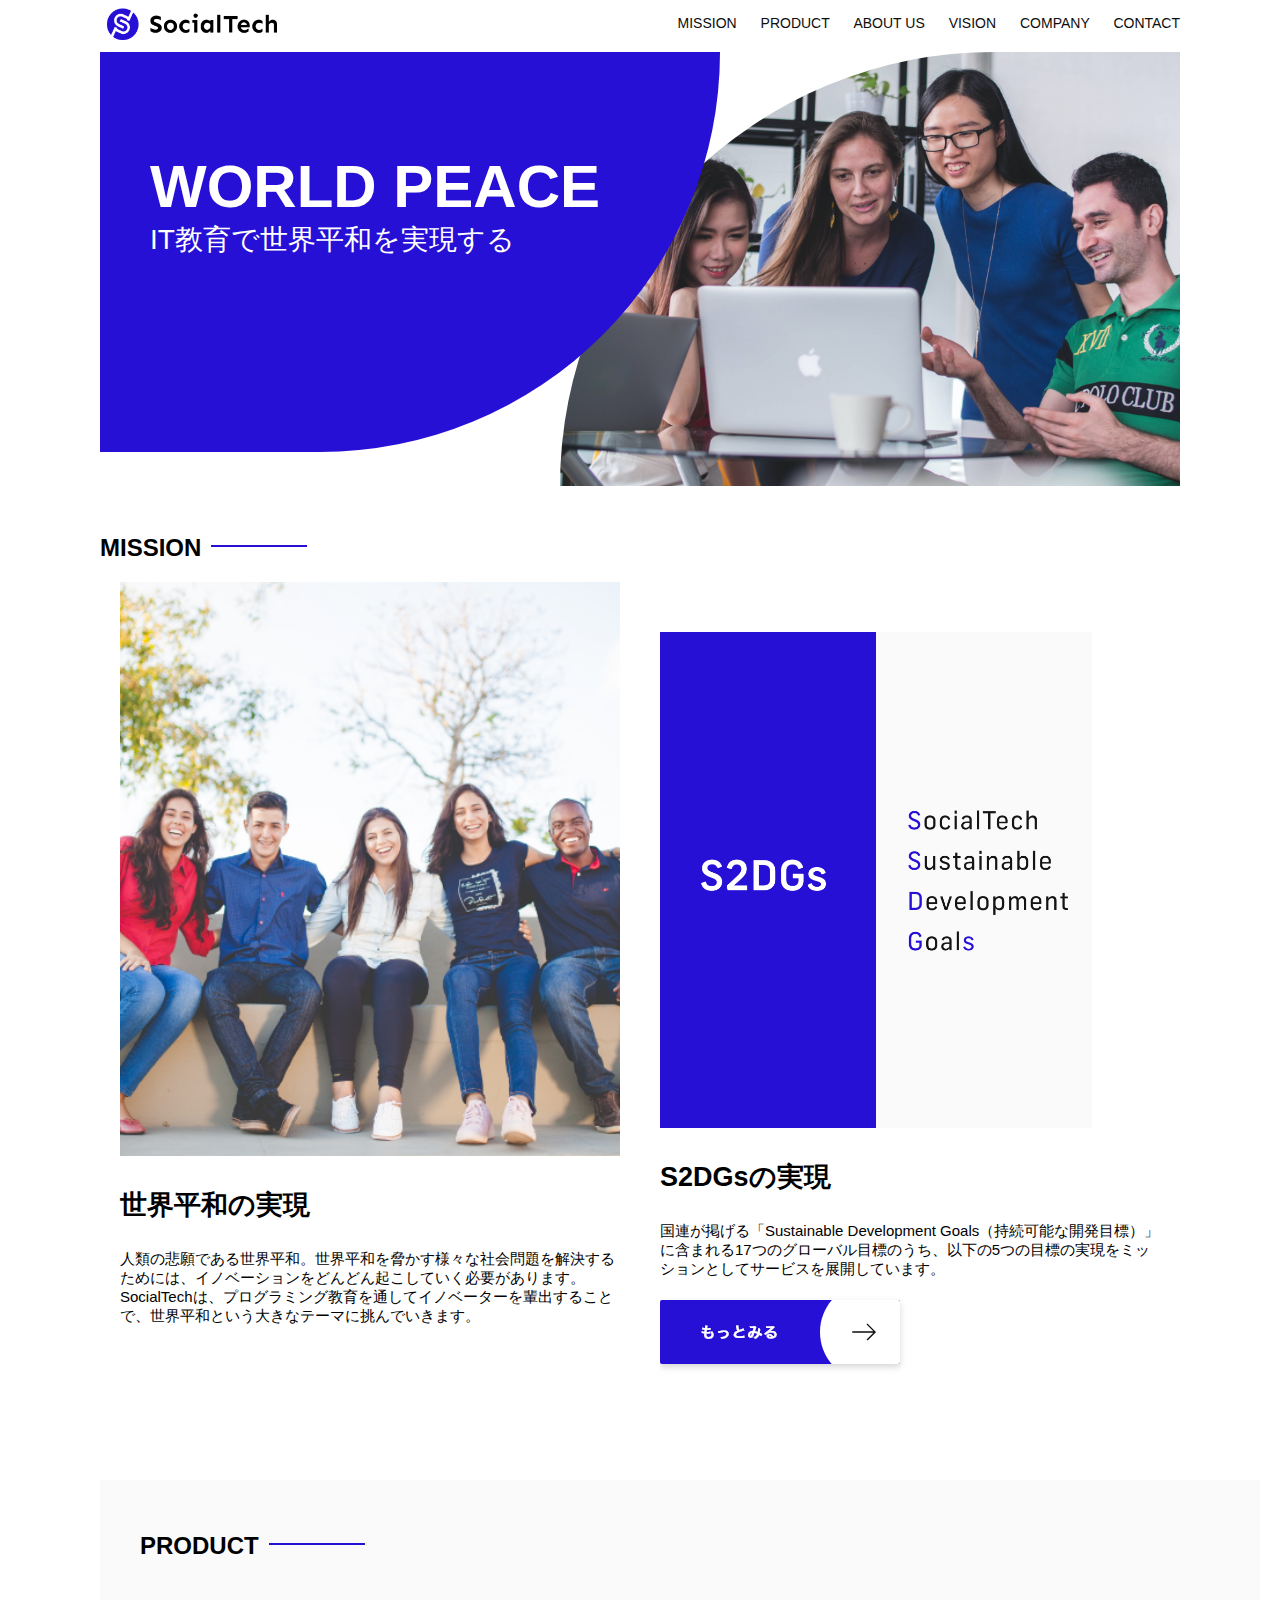
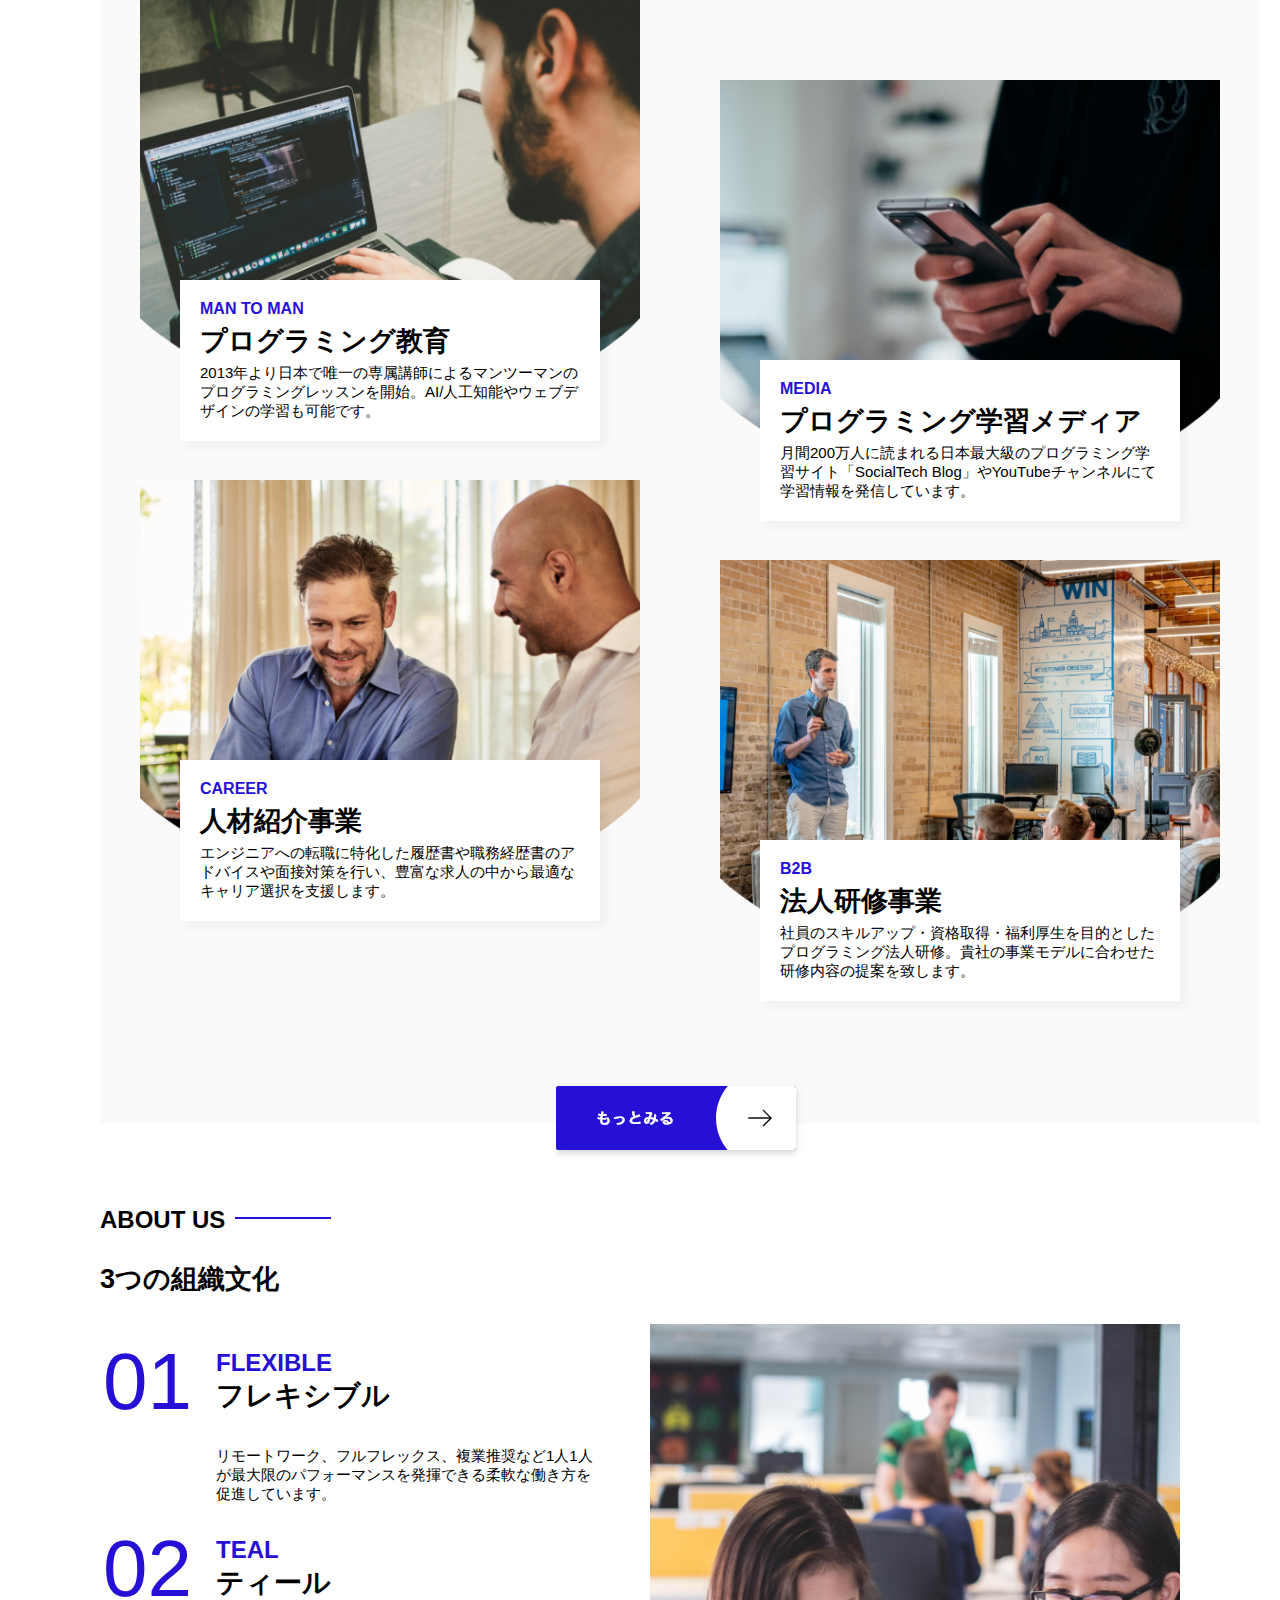
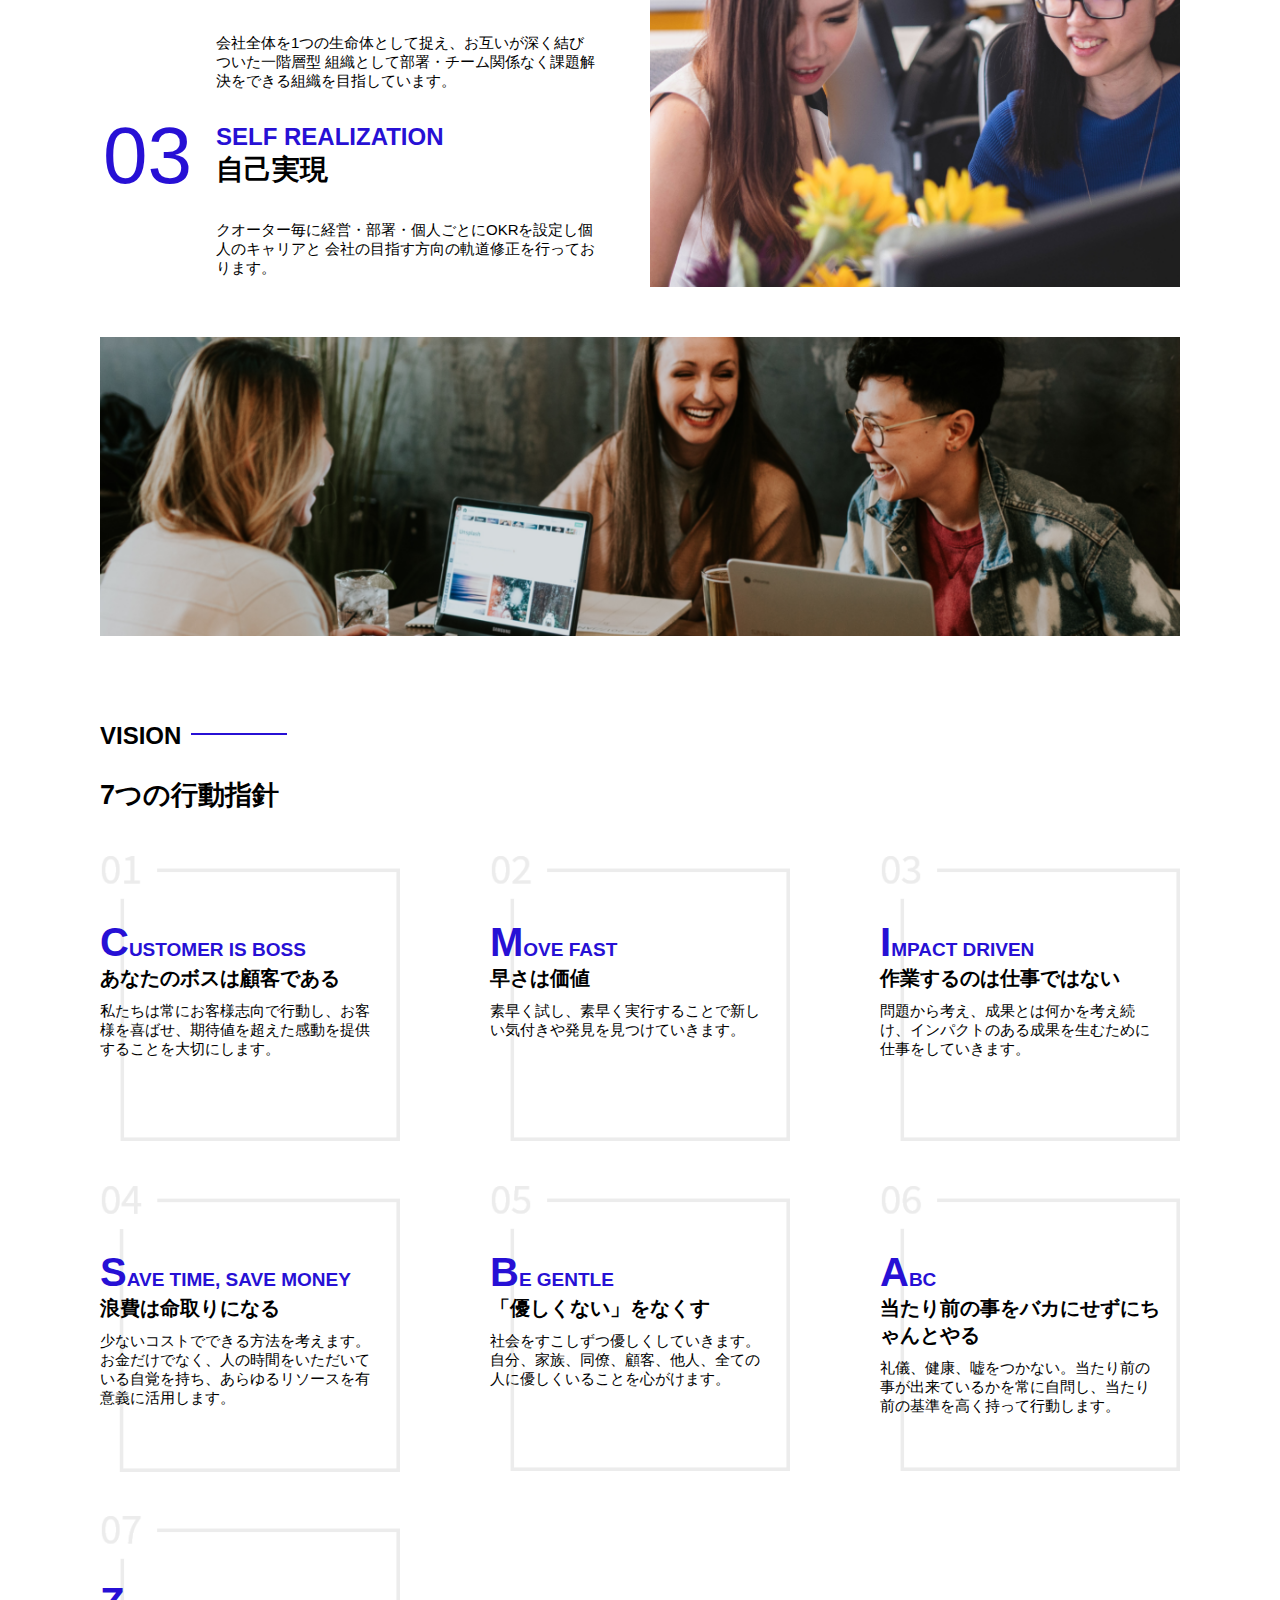
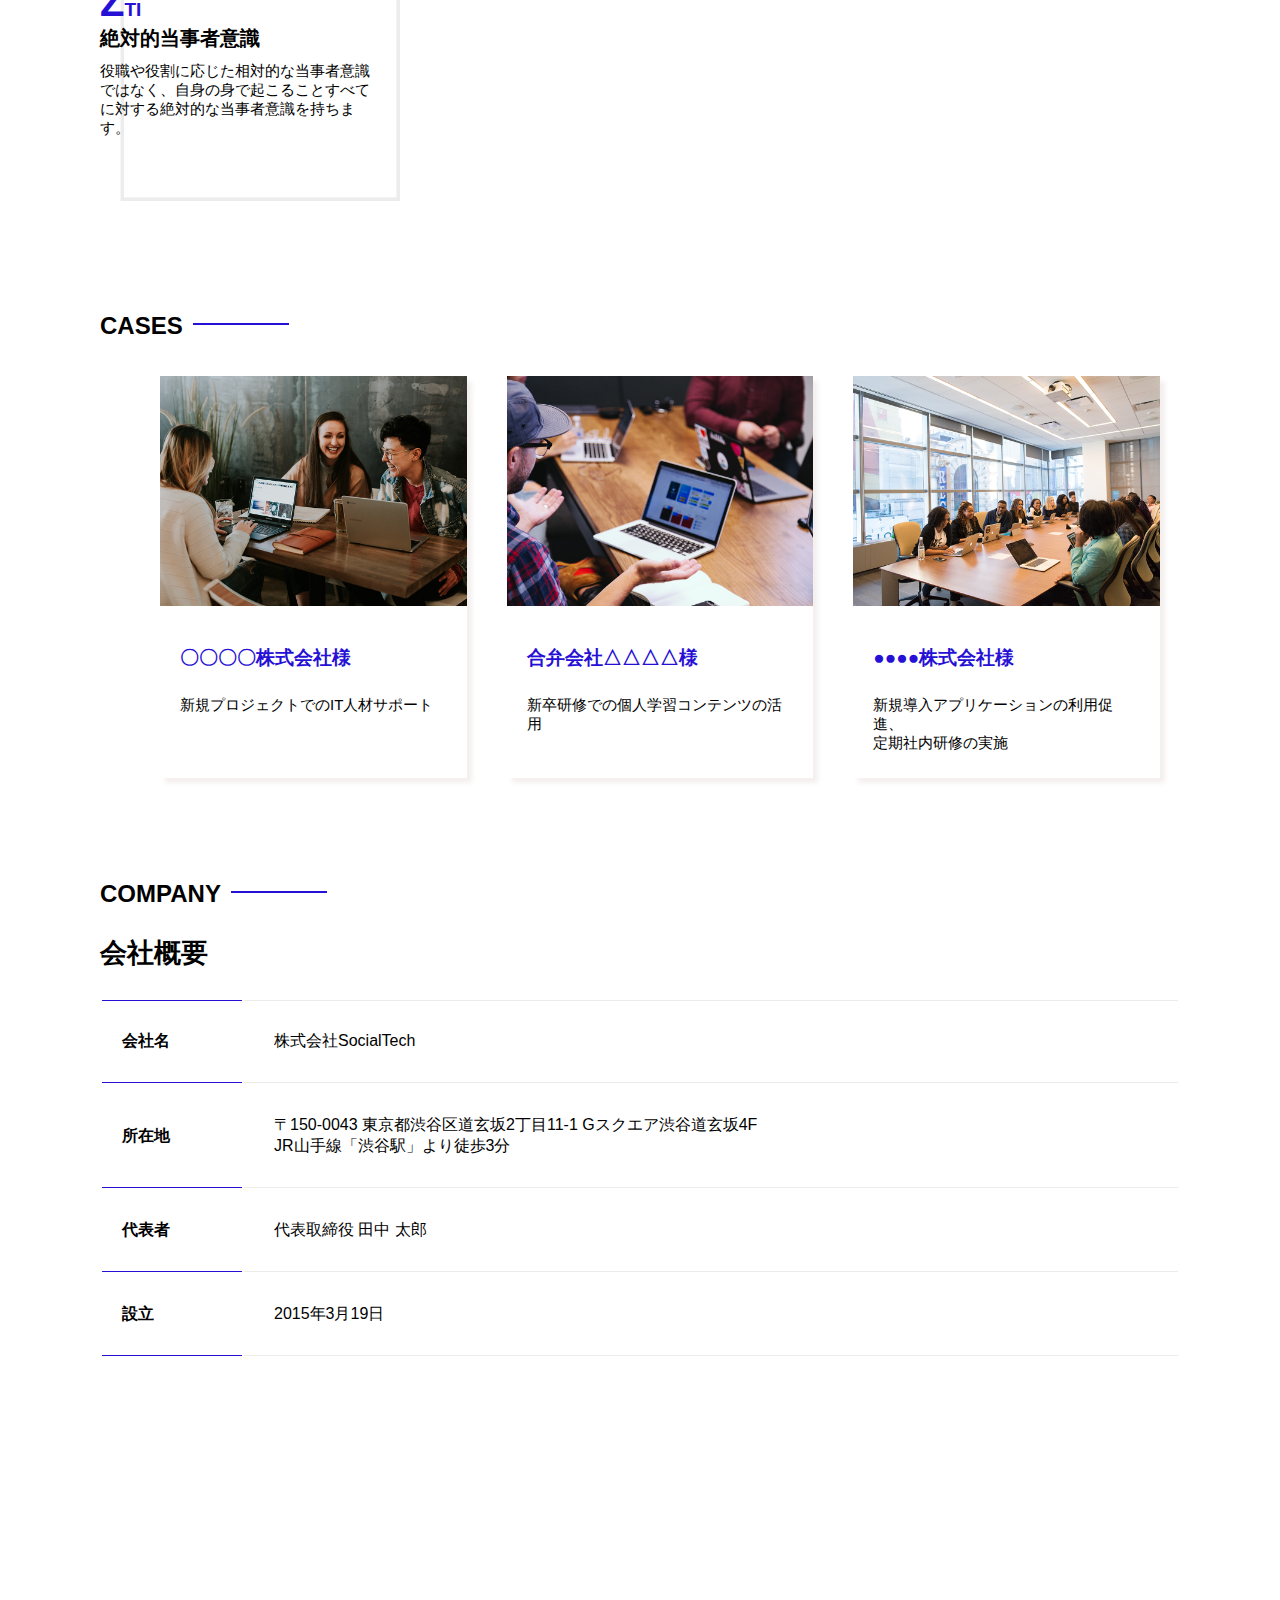
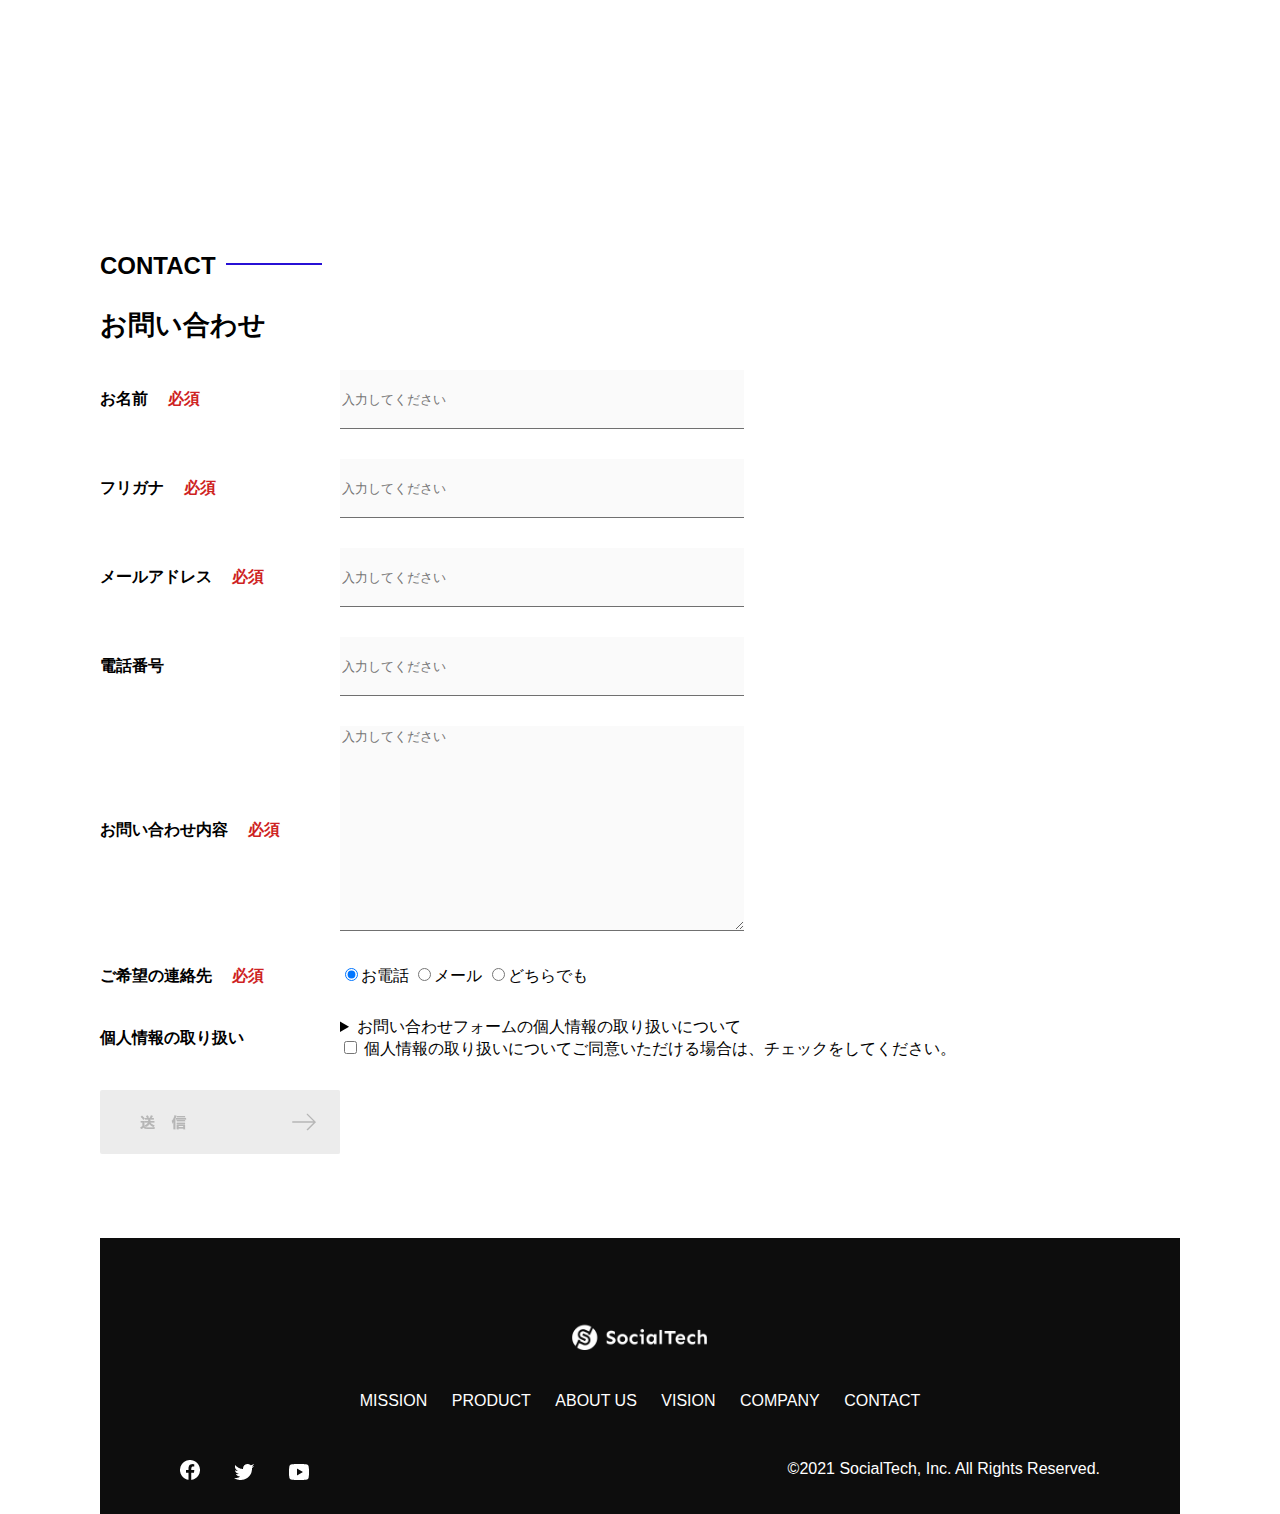
<file: kadai_012/index.html>
<!DOCTYPE html>
<html>
  <head>
    <title>SocialTech</title>
    <meta charset="UTF-8" />
    <meta
      name="description"
      content="SocialTechはEdTech業界のリーディングカンパニーを目指します。"
    />
    <meta name="viewport" content="width=device-width, initial-scale=1.0" />
    <link rel="stylesheet" href="style.css" />
  </head>
  <body>
    <!-- ヘッダー -->
    <header>
      <!-- ロゴ -->
      <a href="index.html" id="logo"
        ><img src="images/logo.png" alt="トップページに戻る"
      /></a>

      <!-- PC用ナビゲーション -->
      <nav id="nav-pc">
        <a href="mission.html">MISSION</a>
        <a href="product.html">PRODUCT</a>
        <a href="index.html#aboutus">ABOUT US</a>
        <a href="index.html#vision">VISION</a>
        <a href="index.html#company">COMPANY</a>
        <a href="index.html#contact">CONTACT</a>
      </nav>
    </header>
    <main>
      <article>
        <!-- メインビジュアル -->
        <section id="main-visual">
          <div id="main-message">
            <h1>WORLD PEACE</h1>
            <p>IT教育で世界平和を実現する</p>
          </div>
          <img
            src="images/index/index-main.png"
            alt="PCの周りに集まる多国籍の仲間たち"
          />
        </section>
        <!--ミッション-->
        <section id="mission">
          <h2 class="index-h2">MISSION</h2>
          <div id="mission-flex">
            <div>
              <img
                id="mission-photo"
                src="images/index/index-mission.png"
                alt="屋外のベンチで写真を撮影する多国籍の仲間たち"
              />
              <h3>世界平和の実現</h3>
              <p>
                人類の悲願である世界平和。世界平和を脅かす様々な社会問題を解決するためには、イノベーションをどんどん起こしていく必要があります。SocialTechは、プログラミング教育を通してイノベーターを輩出することで、世界平和という大きなテーマに挑んでいきます。
              </p>
            </div>
            <div>
              <img id="s2dgs" src="images/index/s2dgs.png" alt="S2DGs" />
              <h3>S2DGsの実現</h3>
              <p>
                国連が掲げる「Sustainable Development
                Goals（持続可能な開発目標）」に含まれる17つのグローバル目標のうち、以下の5つの目標の実現をミッションとしてサービスを展開しています。
              </p>
              <a href="mission.html">
                <img src="images/button-more.png" alt="もっとみる" />
              </a>
            </div>
          </div>
        </section>
        <!-- プロダクト -->
        <section id="product">
          <h2 class="index-h2">PRODUCT</h2>
          <div>
            <div id="product-left">
              <div>
                <img
                  class="product-photo"
                  src="images/index/index-mantoman.png"
                  alt="PCでコードを書く男性"
                />
                <div class="product-explain">
                  <span>MAN TO MAN</span>
                  <h3>プログラミング教育</h3>
                  <p>
                    2013年より日本で唯一の専属講師によるマンツーマンのプログラミングレッスンを開始。AI/人工知能やウェブデザインの学習も可能です。
                  </p>
                </div>
              </div>
              <div>
                <img
                  class="product-photo"
                  src="images/index/index-career.png"
                  alt="笑顔で話し合う2人の男性"
                />
                <div class="product-explain">
                  <span>CAREER</span>
                  <h3>人材紹介事業</h3>
                  <p>
                    エンジニアへの転職に特化した履歴書や職務経歴書のアドバイスや面接対策を行い、豊富な求人の中から最適なキャリア選択を支援します。
                  </p>
                </div>
              </div>
            </div>
            <div id="product-right">
              <div>
                <img
                  class="product-photo"
                  src="images/index/index-media.png"
                  alt="スマートフォンを操作する人"
                />
                <div class="product-explain">
                  <span>MEDIA</span>
                  <h3>プログラミング学習メディア</h3>
                  <p>
                    月間200万人に読まれる日本最大級のプログラミング学習サイト「SocialTech
                    Blog」やYouTubeチャンネルにて学習情報を発信しています。
                  </p>
                </div>
              </div>
              <div>
                <img
                  class="product-photo"
                  src="images/index/index-b2b.png"
                  alt="講演中の男性とそれを聴く人々"
                />
                <div class="product-explain">
                  <span>B2B</span>
                  <h3>法人研修事業</h3>
                  <p>
                    社員のスキルアップ・資格取得・福利厚生を目的としたプログラミング法人研修。貴社の事業モデルに合わせた研修内容の提案を致します。
                  </p>
                </div>
              </div>
            </div>
          </div>
          <div>
            <a id="product-more" href="product.html">
              <img src="images/button-more.png" alt="もっとみる" />
            </a>
          </div>
        </section>
        <!---ABOUT US-->
        <section id="aboutus">
          <h2 class="index-h2">ABOUT US</h2>
          <h3>3つの組織文化</h3>
          <div>
            <table class="culture-table">
              <tr>
                <td>
                  <span class="culture-num">01</span>
                </td>
                <td>
                  <span class="culture-en">FLEXIBLE</span>
                  <span class="culture-jp">フレキシブル</span>
                </td>
              </tr>
              <tr>
                <td>
                  <!--空のセル-->
                </td>
                <td>
                  <p class="culture-description">
                    リモートワーク、フルフレックス、複業推奨など1人1人が最大限のパフォーマンスを発揮できる柔軟な働き方を促進しています。
                  </p>
                </td>
              </tr>
              <tr>
                <td>
                  <span class="culture-num">02</span>
                </td>
                <td>
                  <span class="culture-en">TEAL</span>
                  <span class="culture-jp">ティール</span>
                </td>
              </tr>
              <tr>
                <td>
                  <!--空のセル-->
                </td>
                <td>
                  <p class="culture-description">
                    会社全体を1つの生命体として捉え、お互いが深く結びついた一階層型
                    組織として部署・チーム関係なく課題解決をできる組織を目指しています。
                  </p>
                </td>
              </tr>
              <tr>
                <td>
                  <span class="culture-num">03</span>
                </td>
                <td>
                  <span class="culture-en">SELF REALIZATION</span>
                  <span class="culture-jp">自己実現</span>
                </td>
              </tr>
              <tr>
                <td>
                  <!--空のセル-->
                </td>
                <td>
                  <p class="culture-description">
                    クオーター毎に経営・部署・個人ごとにOKRを設定し個人のキャリアと
                    会社の目指す方向の軌道修正を行っております。
                  </p>
                </td>
              </tr>
            </table>
            <img
              class="culture-img"
              src="images/index/index-aboutus1.png"
              alt="笑顔で話し合う2人の女性"
            />
          </div>
          <img
            class="culture-img2"
            src="images/index/index-aboutus2.png"
            alt="笑顔で話し合う3人の男女"
          />
        </section>
        <!-- VISION -->
        <section id="vision">
          <h2 class="index-h2">VISION</h2>
          <h3>7つの行動指針</h3>
          <div>
            <div class="vision-box">
              <img src="images/index/vision-01.png" alt="01" />
              <span>
                <h4>CUSTOMER IS BOSS</h4>
                <h5>あなたのボスは顧客である</h5>
                <p>
                  私たちは常にお客様志向で行動し、お客様を喜ばせ、期待値を超えた感動を提供することを大切にします。
                </p>
              </span>
            </div>
            <div class="vision-box">
              <img src="images/index/vision-02.png" alt="02" />
              <span>
                <h4>MOVE FAST</h4>
                <h5>早さは価値</h5>
                <p>
                  素早く試し、素早く実行することで新しい気付きや発見を見つけていきます。
                </p>
              </span>
            </div>
            <div class="vision-box">
              <img src="images/index/vision-03.png" alt="03" />
              <span>
                <h4>IMPACT DRIVEN</h4>
                <h5>作業するのは仕事ではない</h5>
                <p>
                  問題から考え、成果とは何かを考え続け、インパクトのある成果を生むために仕事をしていきます。
                </p>
              </span>
            </div>
            <div class="vision-box">
              <img src="images/index/vision-04.png" alt="04" />
              <span>
                <h4>SAVE TIME, SAVE MONEY</h4>
                <h5>浪費は命取りになる</h5>
                <p>
                  少ないコストでできる方法を考えます。お金だけでなく、人の時間をいただいている自覚を持ち、あらゆるリソースを有意義に活用します。
                </p>
              </span>
            </div>
            <div class="vision-box">
              <img src="images/index/vision-05.png" alt="05" />
              <span>
                <h4>BE GENTLE</h4>
                <h5>「優しくない」をなくす</h5>
                <p>
                  社会をすこしずつ優しくしていきます。自分、家族、同僚、顧客、他人、全ての人に優しくいることを心がけます。
                </p>
              </span>
            </div>
            <div class="vision-box">
              <img src="images/index/vision-06.png" alt="06" />
              <span>
                <h4>ABC</h4>
                <h5>当たり前の事をバカにせずにちゃんとやる</h5>
                <p>
                  礼儀、健康、嘘をつかない。当たり前の事が出来ているかを常に自問し、当たり前の基準を高く持って行動します。
                </p>
              </span>
            </div>
            <div class="vision-box">
              <img src="images/index/vision-07.png" alt="07" />
              <span>
                <h4>ZTI</h4>
                <h5>絶対的当事者意識</h5>
                <p>
                  役職や役割に応じた相対的な当事者意識ではなく、自身の身で起こることすべてに対する絶対的な当事者意識を持ちます。
                </p>
              </span>
            </div>
          </div>
        </section>
        <!-- CASES -->
        <section id="cases">
          <h2 class="index-h2">CASES</h2>
          <ul>
            <li class="case-card">
              <img class="case-img" src="images/index/case-1.png" alt="仲良く語り合う3人">
              <div class="case-info">
                <h4 class="case-name">〇〇〇〇株式会社様</h4>
                <div class="case-content">
                  <p>新規プロジェクトでのIT人材サポート</p>
                </div>
              </div>
            </li>
            <li class="case-card">
              <img class="case-img" src="images/index/case-2.png" alt="PCでコンテンツを見る">
              <div class="case-info">
                <h4 class="case-name">合弁会社△△△△様</h4>
                <div class="case-content">
                  <p>新卒研修での個人学習コンテンツの活用</p>
                </div>
              </div>
            </li>
            <li class="case-card">
              <img class="case-img" src="images/index/case-3.png" alt="社内研修中の会議室">
              <div class="case-info">
                <h4 class="case-name">●●●●株式会社様</h4>
                <div class="case-content">
                  <p>新規導入アプリケーションの利用促進、<br>定期社内研修の実施</p>
                </div>
              </div>
            </li>
          </ul>
        </section>
        <!-- COMPANY -->
        <section id="company">
          <h2 class="index-h2">COMPANY</h2>
          <h3>会社概要</h3>
          <table id="company-table">
            <tr>
              <th class="tableheader-first">会社名</th>
              <td class="cell-first">株式会社SocialTech</td>
            </tr>
            <tr>
              <th class="tableheader">所在地</th>
              <td class="cell">
                〒150-0043 東京都渋谷区道玄坂2丁目11-1 Gスクエア渋谷道玄坂4F<br />JR山手線「渋谷駅」より徒歩3分
              </td>
            </tr>
            <tr>
              <th class="tableheader">代表者</th>
              <td class="cell">代表取締役 田中 太郎</td>
            </tr>
            <tr>
              <th class="tableheader">設立</th>
              <td class="cell">2015年3月19日</td>
            </tr>
          </table>
          <iframe
            src="https://www.google.com/maps/embed?pb=!1m18!1m12!1m3!1d3241.7759544892483!2d139.69399665123464!3d35.65789123876098!2m3!1f0!2f0!3f0!3m2!1i1024!2i768!4f13.1!3m3!1m2!1s0x60188caa0042e8d1%3A0xba130bea826a7aa2!2z44CSMTUwLTAwNDMg5p2x5Lqs6YO95riL6LC35Yy66YGT546E5Z2C77yS5LiB55uu77yR77yR4oiS77yR!5e0!3m2!1sja!2sjp!4v1636872991912!5m2!1sja!2sjp"
            style="border: 0"
            allowfullscreen=""
            loading="lazy"
          >
          </iframe>
        </section>
        <!-- お問い合わせフォーム -->
        <section id="contact">
          <h2 class="index-h2">CONTACT</h2>
          <h3>お問い合わせ</h3>
          <form>
            <div>
              <div class="contact-heading">
                <label class="contact-label"
                  >お名前<span class="contact-span">必須</span></label
                >
              </div>
              <div class="contact-form">
                <input
                  type="text"
                  name="name"
                  placeholder="入力してください"
                  class="contact-textbox"
                />
              </div>
            </div>
            <div>
              <div class="contact-heading">
                <label class="contact-label"
                  >フリガナ<span class="contact-span">必須</span></label
                >
              </div>
              <div>
                <input
                  type="text"
                  name="hurigana"
                  placeholder="入力してください"
                  class="contact-textbox"
                />
              </div>
            </div>
            <div>
              <div class="contact-heading">
                <label class="contact-label"
                  >メールアドレス<span class="contact-span">必須</span></label
                >
              </div>
              <div>
                <input
                  type="text"
                  name="email"
                  placeholder="入力してください"
                  class="contact-textbox"
                />
              </div>
            </div>
            <div>
              <div class="contact-heading">
                <label class="contact-label">電話番号</label>
              </div>
              <div>
                <input
                  type="text"
                  name="tel"
                  placeholder="入力してください"
                  class="contact-textbox"
                />
              </div>
            </div>
            <div>
              <div class="contact-heading">
                <label class="contact-label"
                  >お問い合わせ内容<span class="contact-span">必須</span></label
                >
              </div>
              <div>
                <textarea
                  class="contact-textarea"
                  placeholder="入力してください"
                  name="message"
                ></textarea>
              </div>
            </div>
            <div>
              <div class="contact-heading">
                <label class="contact-label"
                  >ご希望の連絡先<span class="contact-span">必須</span></label
                >
              </div>
              <div>
                <input
                  class="radiobutton"
                  type="radio"
                  value="tel"
                  name="contact"
                  checked
                /><label>お電話</label>
                <input
                  class="radiobutton"
                  type="radio"
                  value="mail"
                  name="contact"
                /><label>メール</label>
                <input
                  class="radiobutton"
                  type="radio"
                  value="both"
                  name="contact"
                /><label>どちらでも</label>
              </div>
            </div>
            <div>
              <div class="contact-heading">
                <label class="contact-label">個人情報の取り扱い</label>
              </div>
              <div>
                <details>
                  <summary>
                    お問い合わせフォームの個人情報の取り扱いについて
                  </summary>
                  <div>
                    <span>１．組織の名称又は氏名</span><br />
                    株式会社SocialTech<br /><br />
                    <span
                      >２．個人情報保護管理者（若しくはその代理人）の氏名又は職名、所属及び連絡先
                      鈴木 一郎 コーポレート部</span
                    ><br />
                    メールアドレス：support@socialtech.net<br />
                    TEL：03-xxxx-xxxx<br />
                    <span>３．個人情報の利用目的</span><br />
                    ・本サービス及び本サービスに関連する情報の提供又はそれらに関する連絡のため<br />
                    ・ユーザーの本人確認のため<br />
                    ・当社サービスのご案内のため<br />
                    ・当社の商品等の広告または宣伝（電子メールによるものを含むものとします。）<br /><br />
                    <span>４．個人情報の取り扱い業務の委託</span><br />
                    個人情報の取扱業務の全部または一部を外部に業務委託する場合があります。<br />
                    その際、弊社は、個人情報を適切に保護できる管理体制を敷き実行していることを条件として<br />
                    委託先を厳選したうえで、機密保持契約を委託先と締結し、お客様の個人情報を厳密に管理させます。<br /><br />
                    <span>５．個人情報の開示等の請求</span><br />
                    お客様は、弊社に対してご自身の個人情報の開示等（利用目的の通知、開示、内容の訂正・追加・削除、利用の停止または消去、第三者への提供の停止）に関して、当社問合わせ窓口に申し出ることができます。<br />
                    その際、弊社はお客様ご本人を確認させていただいたうえで、合理的な期間内に対応いたします。<br /><br />
                    なお、個人情報に関する弊社問合わせ先は、次の通りです。<br /><br />
                    株式会社SocialTech　個人情報問合せ窓口<br />
                    〒150-0043　東京都渋谷区道玄坂2丁目11-1 Ｇスクエア渋谷道玄坂
                    4F<br />
                    メールアドレス：support@socialtech.net　TEL：03-xxxx-xxxx<br /><br />
                    <span>６．個人情報を提供されることの任意性について</span
                    ><br /><br />
                    お客様がご自身の個人情報を弊社に提供されるか否かは、お客様のご判断によりますが、もしご提供されない場合には、適切なサービスが提供できない場合がありますので予めご了承ください。
                  </div>
                </details>
                <input type="checkbox" name="agree" />
                <span
                  >個人情報の取り扱いについてご同意いただける場合は、チェックをしてください。</span
                >
              </div>
            </div>
            <input
              type="image"
              value="Submit"
              src="images/button-submit.png"
              alt="送信する"
            />
          </form>
        </section>
      </article>
      <footer>
        <div id="footer-logo">
          <img src="images/logo-sp.png" alt="SocialTech" />
        </div>
        <div id="footer-link">
          <a href="mission.html">MISSION</a>
          <a href="product.html">PRODUCT</a>
          <a href="index.html#aboutus">ABOUT US</a>
          <a href="index.html#vision">VISION</a>
          <a href="index.html#company">COMPANY</a>
          <a href="index.html#contact">CONTACT</a>
        </div>
        <div id="sns-footer">
          <a href="https://www.facebook.com/sejuku2013"
            ><img src="images/button-facebook.png" alt="Facebookのリンク"
          /></a>
          <a href="https://twitter.com/samuraijuku"
            ><img src="images/button-twitter.png" alt="Twitterのリンク"
          /></a>
          <a href="https://www.youtube.com/channel/UCCFOQO5aDK0xXam4cUQXT8g"
            ><img src="images/button-youtube.png" alt="YouTubeのリンク"
          /></a>
          <span id="copyright"
            >&copy;2021 SocialTech, Inc. All Rights Reserved.
          </span>
        </div>
      </footer>
    </main>
  </body>
</html>
</file>
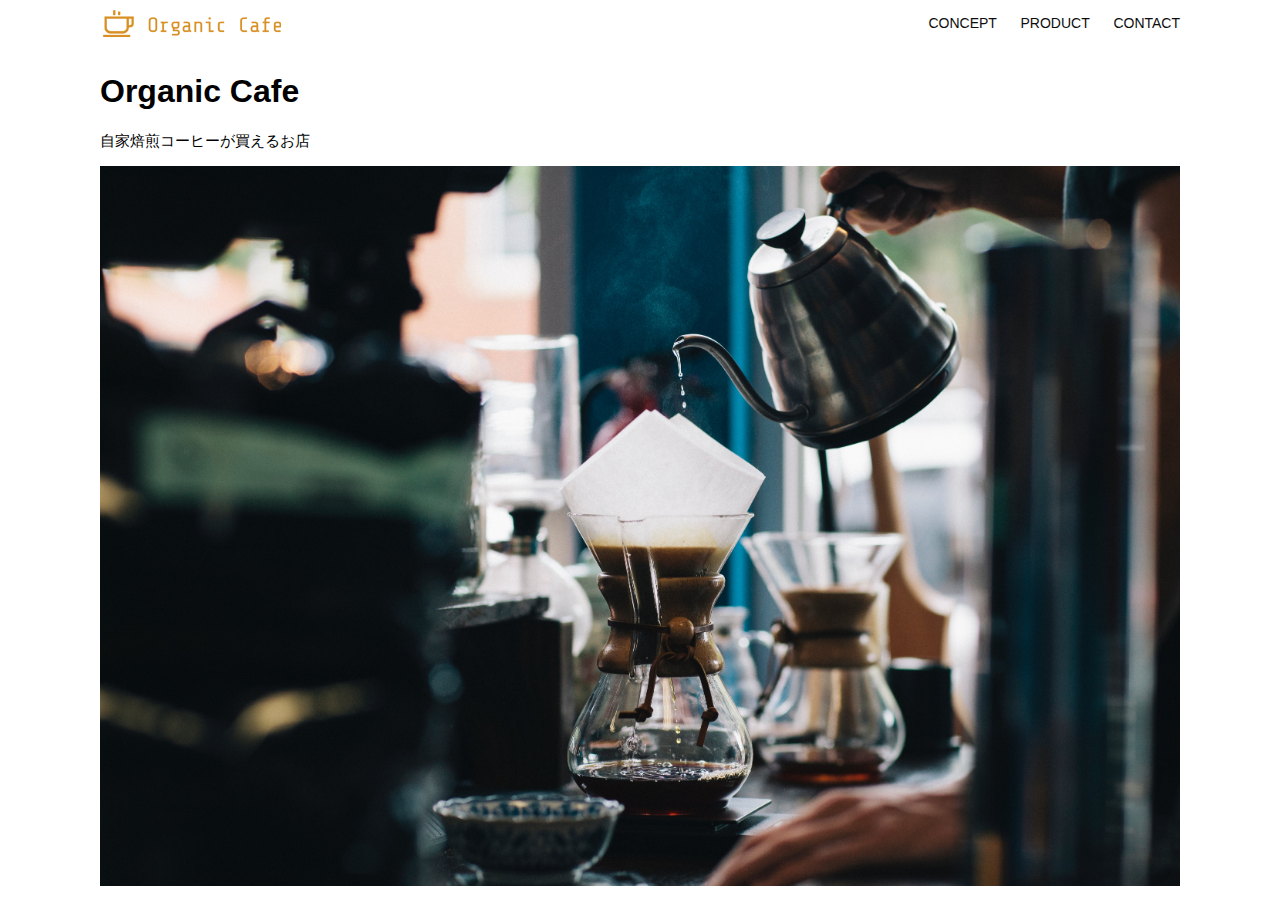
<file: kadai_013/index.html>
<!DOCTYPE html>
<html>
  <head>
    <title>Organic Cafe</title>
    <meta charset="UTF-8" />
    <meta
      name="description"
      content="自家焙煎のコーヒーがお家で楽しめるOrganic Cafe"
    />
    <meta name="viewport" content="width=device-width, initial-scale=1.0" />
    <link rel="stylesheet" href="style.css" />
  </head>
  <body>
    <!-- ヘッダー -->
    <header>
      <!-- ロゴ -->
      <a href="index.html" id="logo"
        ><img src="images/logo.png" alt="トップページに戻る"
      /></a>

      <!-- PC用ナビゲーション -->
      <nav id="nav-pc">
        <a href="index.html#concept">CONCEPT</a>
        <a href="index.html#product">PRODUCT</a>
        <a href="index.html#contact">CONTACT</a>
      </nav>
      <img id="menu-sp" src="images/button-menu.png" alt="ナビゲーションを開く" onclick="document.getElementById('nav-sp').style.display = 'block'">
      <nav id="nav-sp">
      <img id="close" src="images/button-close.png" alt="ナビゲーションを閉じる" onclick="document.getElementById('nav-sp').style.display = 'none'">
      <a id="logo-sp" href="index.html" onclick="document.getElementById('nav-sp').style.display = 'none'"><img src="images/logo-sp.png" alt="トップページに戻る"></a>
      <a class="menu" href="index.html#concept" onclick="document.getElementById('nav-sp').style.display = 'none'">CONCEPT</a>
      <a class="menu" href="index.html#concept" onclick="document.getElementById('nav-sp').style.display = 'none'">PRODUCT</a>
      <a class="menu" href="index.html#concept" onclick="document.getElementById('nav-sp').style.display = 'none'">CONTACT</a>
    </nav>
    </header>
    <main>
      <article>
        <!-- メインビジュアル -->
        <section id="main-visual">
          <div id="main-message">
            <h1>Organic Cafe</h1>
            <p>自家焙煎コーヒーが買えるお店</p>
          </div>
          <img
            src="images/main-image.jpg"
            alt="コーヒーをハンドドリップで淹れる画像"
          />
        </section>
      </article>
    </main>
  </body>
</html>
</file>
<file: kadai_012/style.css>
/* PC、スマホ共通スタイル */
body {
  font-family: "Source Sans Pro", "Hiragino Kaku Gothic ProN", Meiryo, Arial,
    sans-serif;
}

p {
  font-size: 15px;
}

/*================
PC用のスタイル 
=================*/
/* 横幅設定 */
body {
  max-width: 1080px;
  min-width: 960px;
  margin: 0 auto 0 auto;
}

/* ヘッダー */
header {
  display: flex;
  justify-content: space-between;
}

/* ナビゲーションのレイアウト */
#nav-pc {
  text-align: right;
  font-size: 14px;
  padding-top: 15px;
}

/* ナビゲーションのリンクの装飾設定 */
#nav-pc>a {
  text-decoration: none;
  margin-left: 20px;
}

#nav-pc>a:link {
  color: #0d0d0d;
}

#nav-pc>a:visited {
  color: #0d0d0d;
}

#nav-pc>a:hover {
  color: #0d0d0d;
  text-decoration: underline;
}

#nav-pc>a:active {
  color: #0d0d0d;
}

/* メインビジュアル*/
#main-visual {
  position: relative;
  height: 400px;
}

#main-message {
  position: absolute;
  top: 0;
  left: 0;
  background-color: #2710d5;
  color: #ffffff;
  border-radius: 0 0 476px 0;
  max-width: 620px;
  height: 100%;
  width: 100%;
  z-index: 11;
}

#main-message>h1 {
  font-size: 60px;
  font-weight: bold;
  margin: 100px 0 0 50px;
}

#main-message>p {
  font-size: 28px;
  margin: 0 0 0 50px;
}

#main-visual>img {
  max-width: 620px;
  border-radius: 476px 0 0 0;
  position: absolute;
  top: 0;
  right: 0;
  z-index: 10;
}

/* 見出し */
h2 {
  margin: 40px 0 0 0;
}

h2::after {
  content: url("images/line.png");
  margin-left: 10px;
}

h3 {
  font-size: 27px;
}

/* ミッション */
#mission {
  margin: 80px auto 80px auto;
  width: 100%;
}

#mission-flex {
  width: 100%;
  display: flex;
}

#mission-flex>div {
  width: 50%;
  margin: 20px;
}

#mission-photo {
  width: 100%;
}

#s2dgs {
  margin-top: 50px;
}

/* プロダクト */
#product {
  background-color: #fafafa;
  width: 100%;
  margin: 80px 0 80px 0;
  padding: 10px 40px 0px 40px;
}

/* 外枠 */
#product>div {
  margin-top: 40px;
  display: flex;
}

/* 左のカラム */
#product-left {
  width: 50%;
  margin-right: 20px;
}

/* 右のカラム */
#product-right {
  width: 50%;
  margin-left: 20px;
  margin-top: 80px;
}

/* 画像＋説明の枠 */
#product-left>div {
  position: relative;
  height: 480px;
  margin-right: 20px;
}

#product-right>div {
  position: relative;
  height: 480px;
  margin-left: 20px;
}

/* 画像 */
.product-photo {
  width: 100%;
}

/* 説明文の枠 */
.product-explain {
  background-color: #ffffff;
  position: absolute;
  left: 0;
  top: 280px;
  margin: 0 40px 0 40px;
  padding: 20px;
  box-shadow: 5px 5px 10px rgba(0, 0, 0, 0.05);
}

/* 説明文の英語 */
.product-explain>span {
  color: #2710d5;
  font-weight: bold;
  font-size: 16px;
  margin: 0;
}

/* 説明文の見出し */
.product-explain>h3 {
  margin: 5px 0 5px 0;
}

/* 説明文 */
.product-explain>p {
  margin: 0;
}

/* 「もっとみる」ボタン */
#product-more {
  margin: 0 auto -42px auto;
}

/* ABOUT US */
#aboutus {
  margin: 80px auto 80px auto;
}

/* 3つの組織文化と画像を入れる枠 */
#aboutus>div {
  display: flex;
}

/* 画像 */
.culture-img {
  width: 100%;
  align-self: flex-start;
}

.culture-img2 {
  margin-top: 50px;
  width: 100%;
}

/* 3つの組織文化の表 */
.culture-table {
  max-width: 500px;
  margin-right: 50px;
}

/* 番号 */
.culture-num {
  font-size: 80px;
  color: #2710d5;
  margin: 0 20px 0 0;
}

/* 組織文化英語 */
.culture-en {
  color: #2710d5;
  font-weight: bold;
  font-size: 24px;
  display: block;
}

/* 組織文化日本語 */
.culture-jp {
  font-size: 28px;
  font-weight: bold;
}

/* 説明文 */
.culture-description {
  margin: 0;
}

/* ビジョン */
#vision {
  margin: 80px auto 80px auto;
}

/* セクション内の外枠 */
#vision>div {
  width: 100%;
  display: flex;
  justify-content: space-between;
  flex-wrap: wrap;
}

/* 7つの行動指針の枠 */
.vision-box {
  width: 300px;
  height: 300px;
  margin-bottom: 30px;
  position: relative;
}

.vision-box>img {
  width: 100%;
  height: auto;
  position: absolute;
  top: 0;
  left: 0;
  z-index: 30;
}

.vision-box>span {
  position: absolute;
  top: 0;
  left: 0;
  z-index: 31;
  margin-right: 20px;
}

.vision-box>span>h4 {
  color: #2710d5;
  font-size: 19px;
  margin: 80px 0 0 0;
}

.vision-box>span>h4::first-letter {
  font-size: 40px;
}

.vision-box>span>h5 {
  font-size: 20px;
  margin: 0 0 0 0;
}

.vision-box>span>p {
  margin: 10px 0 0 0;
}

/* 会社概要 */
#company {
  margin: 80px auto 80px auto;
}

#company-table {
  width: 100%;
}

.tableheader {
  text-align: left;
  padding: 20px;
  border-bottom-color: #2710d5;
  border-bottom-width: 1px;
  border-bottom-style: solid;
  width: 100px;
}

.tableheader-first {
  text-align: left;
  padding: 20px;
  border-bottom-color: #2710d5;
  border-bottom-width: 1px;
  border-bottom-style: solid;
  border-top-color: #2710d5;
  border-top-width: 1px;
  border-top-style: solid;
  width: 100px;
}

.cell {
  padding: 30px;
  border-bottom-color: #ececec;
  border-bottom-width: 1px;
  border-bottom-style: solid;
}

.cell-first {
  padding: 30px;
  border-bottom-color: #ececec;
  border-bottom-width: 1px;
  border-bottom-style: solid;
  border-top-color: #ececec;
  border-top-width: 1px;
  border-top-style: solid;
}

#company>iframe {
  width: 100%;
  height: 368px;
  margin-top: 40px;
}

/* お問い合わせ */
#contact {
  margin: 80px auto 80px auto;
}

/* 外枠 */
#contact>form>div {
  display: flex;
  flex-direction: row;
  flex-wrap: wrap;
  padding-bottom: 30px;
}

/* 左列の見出し */
.contact-heading {
  width: 240px;
  align-self: center;
}

/* 見出しのラベル */
.contact-label {
  font-weight: bold;
}

/* 必須 */
.contact-span {
  color: #ce2222;
  margin: 0 0 0 20px;
  font-weight: bold;
}

/* テキストボックス */
.contact-textbox {
  border-top: 0;
  border-left: 0;
  border-right: 0;
  border-bottom-width: 1px;
  border-bottom-color: #707070;
  border-bottom-style: solid;
  background-color: #fafafa;
  width: 400px;
  height: 56px;
}

/* お問い合わせ内容のテキストエリア */
.contact-textarea {
  border-top: 0;
  border-left: 0;
  border-right: 0;
  border-bottom-width: 1px;
  border-bottom-color: #707070;
  border-bottom-style: solid;
  background-color: #fafafa;
  width: 400px;
  height: 200px;
}

/* 個人情報の取り扱い */
details {
  width: 700px;
}

details>div {
  background-color: #fafafa;
  padding: 20px;
}

details>div>span {
  font-weight: bold;
}

/* フッター */
footer {
  background-color: #0d0d0d;
  text-align: center;
  padding: 80px 80px 30px 80px;
}

#footer-logo {
  margin-bottom: 30px;
}

#footer-link {
  margin-bottom: 50px;
}
#footer-link > a {
  text-decoration: none;
  margin: 10px;
}
#footer-link > a:link {
  color: #ffffff;
}
#footer-link > a:visited {
  color: #ffffff;
}
#footer-link > a:hover {
  color: #ffffff;
  text-decoration: underline;
}
#footer-link > a:active {
  color: #ffffff;
}

#sns-footer {
  text-align: left;
  width: 100%;
}

#sns-footer > a {
  margin-right: 30px;
}

#copyright {
  color: #ffffff;
  float: right;
}

#cases{
  margin: 40px 0;
  width: 100%;
}

ul{
  display: flex;
  list-style-type: none;
}

li{
  width: 33%;
  margin: 20px;
}
.case-card{
  background-color: #FFFFFF;
  min-height: 400px;
  box-shadow: 5px 5px 5px rgb(245, 239, 239);
}
.case-img{
  width: 100%;
}
.case-info{
  padding: 10px 20px;
}
.case-name{
  color: #2710d5;
  font-size: 19px;
}
.case-content{
  font-size: 14px;
}
</file>
<file: kadai_013/style.css>
/* PC、スマホ共通スタイル */
body {
  font-family: "Source Sans Pro", "Hiragino Kaku Gothic ProN", Meiryo, Arial,
    sans-serif;
}

p {
  font-size: 15px;
}

#main-visual>img {
  width: 100%;
}

/*================
PC用のスタイル 
=================*/
@media screen and (min-width: 768px) {
  /* 横幅設定 */
  body {
    max-width: 1080px;
    min-width: 960px;
    margin: 0 auto 0 auto;
  }

  /* ヘッダー */
  header {
    display: flex;
    justify-content: space-between;
  }

  /* ナビゲーションのレイアウト */
  #nav-pc {
    text-align: right;
    font-size: 14px;
    padding-top: 15px;
  }

  /* ナビゲーションのリンクの装飾設定 */
  #nav-pc>a {
    text-decoration: none;
    margin-left: 20px;
  }

  #nav-pc>a:link {
    color: #0d0d0d;
  }

  #nav-pc>a:visited {
    color: #0d0d0d;
  }

  #nav-pc>a:hover {
    color: #0d0d0d;
    text-decoration: underline;
  }

  #nav-pc>a:active {
    color: #0d0d0d;
  }

  #menu-sp{
    display: none;
  }
  #nav-sp{
    display: none;
  }
}

/*================
SP用のスタイル 
=================*/
@media screen and (max-width: 767px){
  body{
    min-width: 375px;
    margin: 0;
  }
  #nav-pc{
    display: none;
  }
  #menu-sp{
    float: right;
    padding: 0;
  }
  #nav-sp{
    background-color: #ce933e;
    position: absolute;
    left: 0;
    top: 0;
    height: 100%;
    width: 100%;
    display: none;
    z-index: 100;
  }
  #close{
    position: absolute;
    top: 20px;
    right: 20px;
  }
  #logo-sp{
    margin: 80px 0px 30px 20px;
  }
  #nav-sp > a{
    display: block;
  }
  #nav-sp > a:link{
    color: #ffffff;
  }
  #nav-sp > a:visited{
    color: #ffffff;
  }
  #nav-sp > a:hover{
    color: #ffffff;
    text-decoration: underline;
  }
  #nav-sp > a:active{
    color: #ffffff;
  }
  #nav-sp > .menu{
    text-decoration: none;
    display: block;
    margin: 0 20px;
    height: 44px;
    font-size: 16px;
    background-image: url("images/arrow.png");
    background-repeat: no-repeat;
    background-position: right top;
  }
}
</file>
